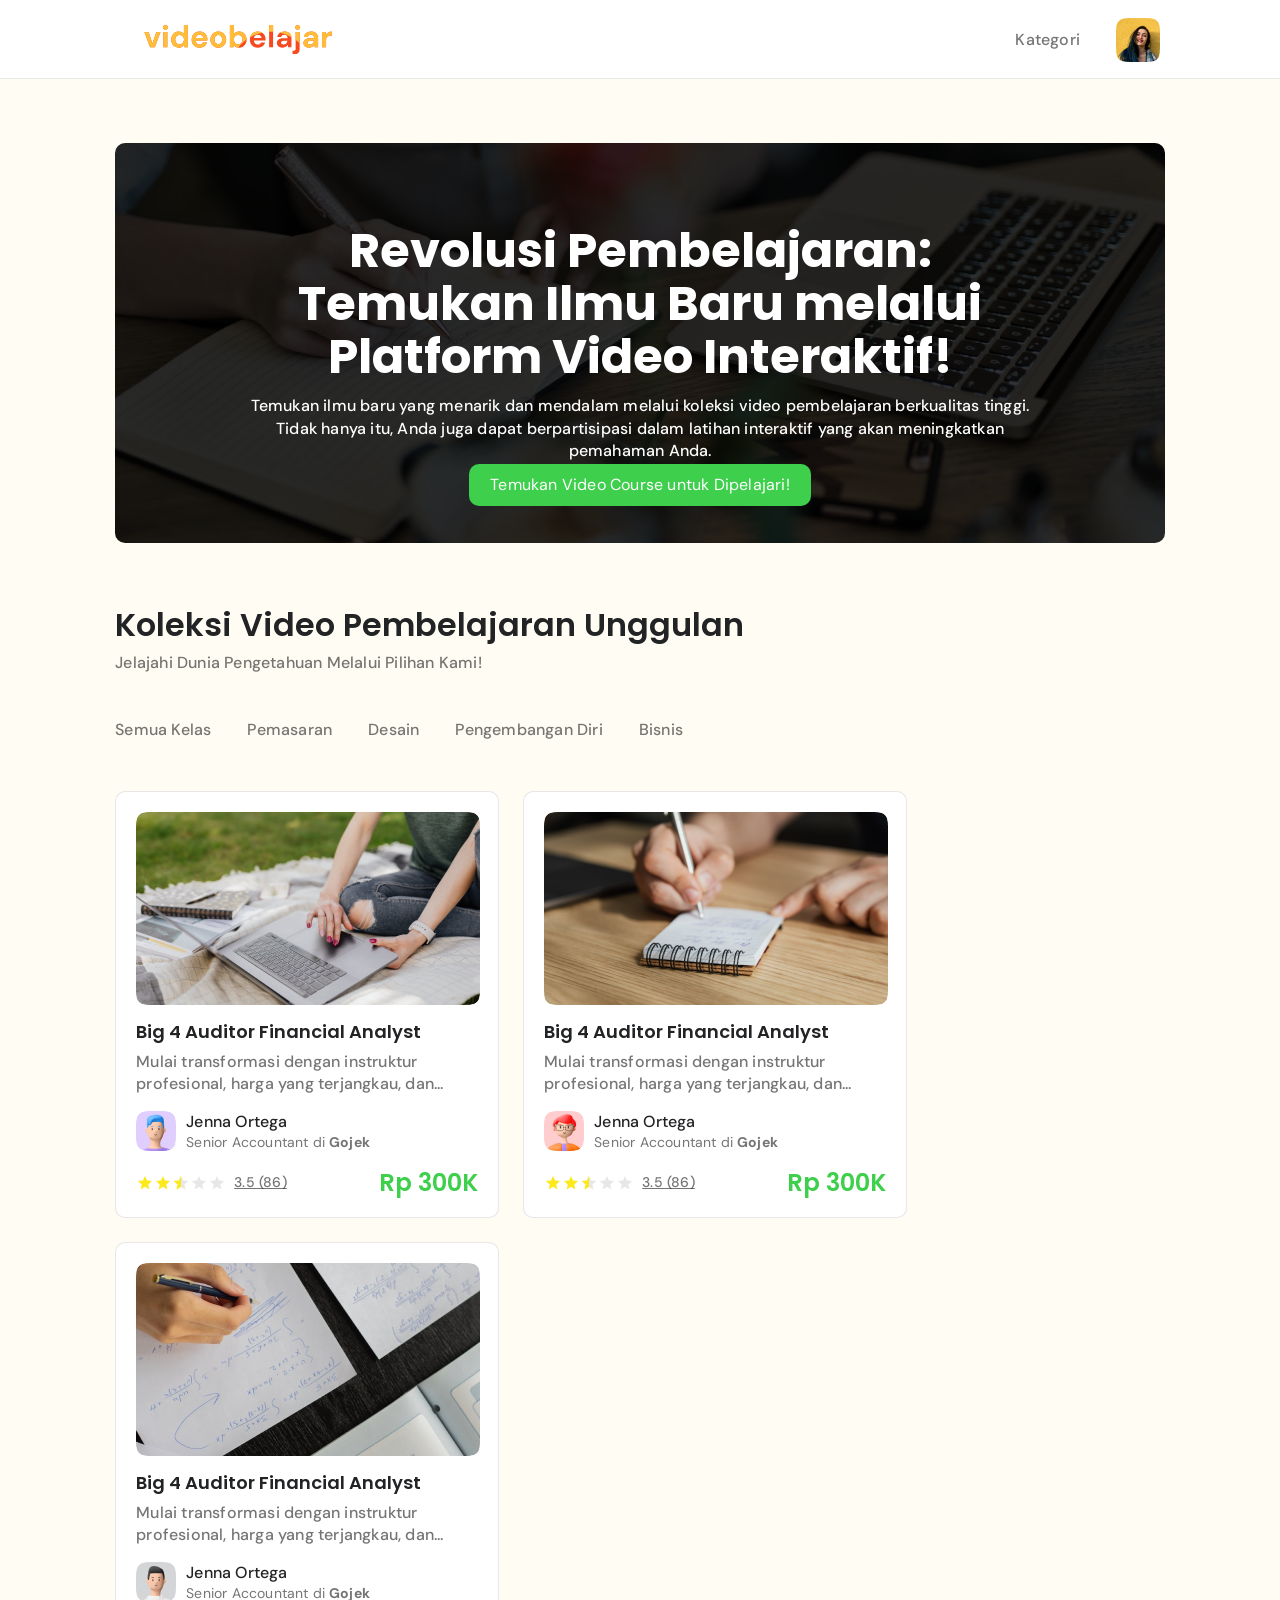
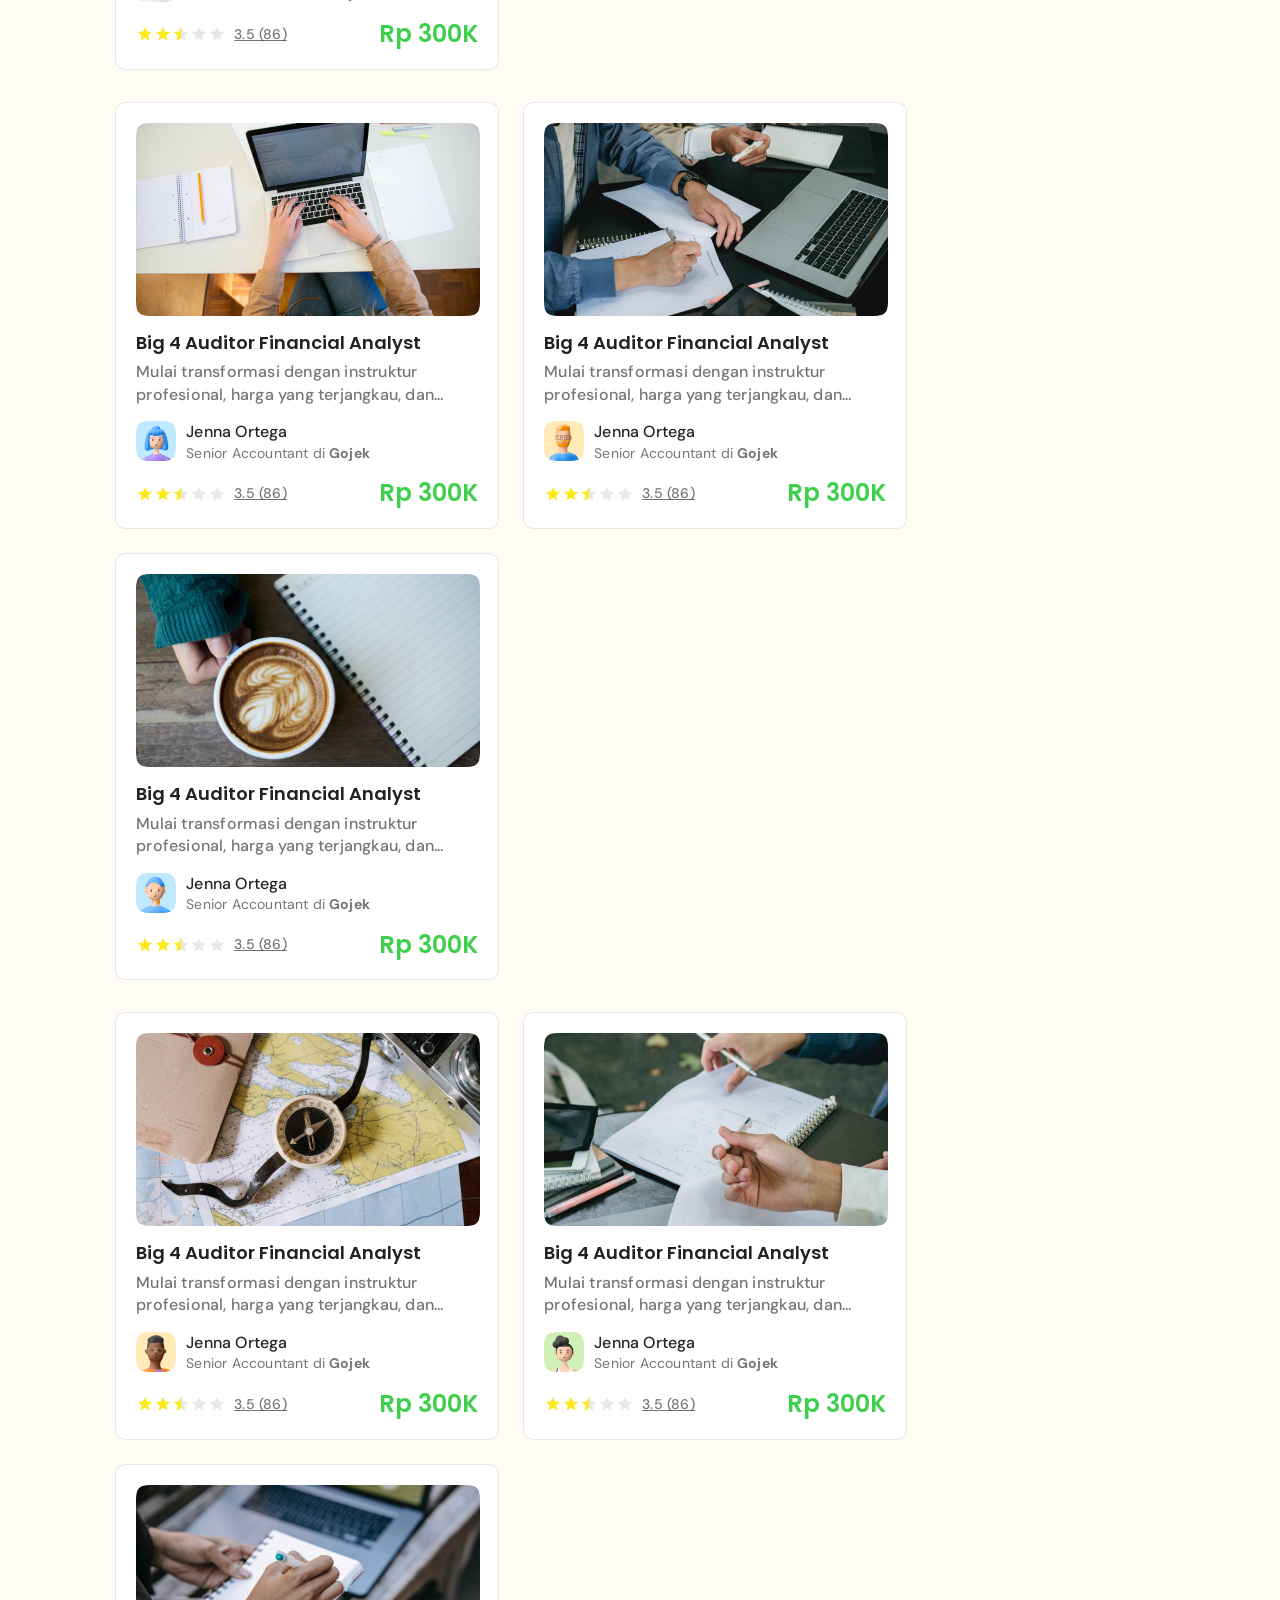
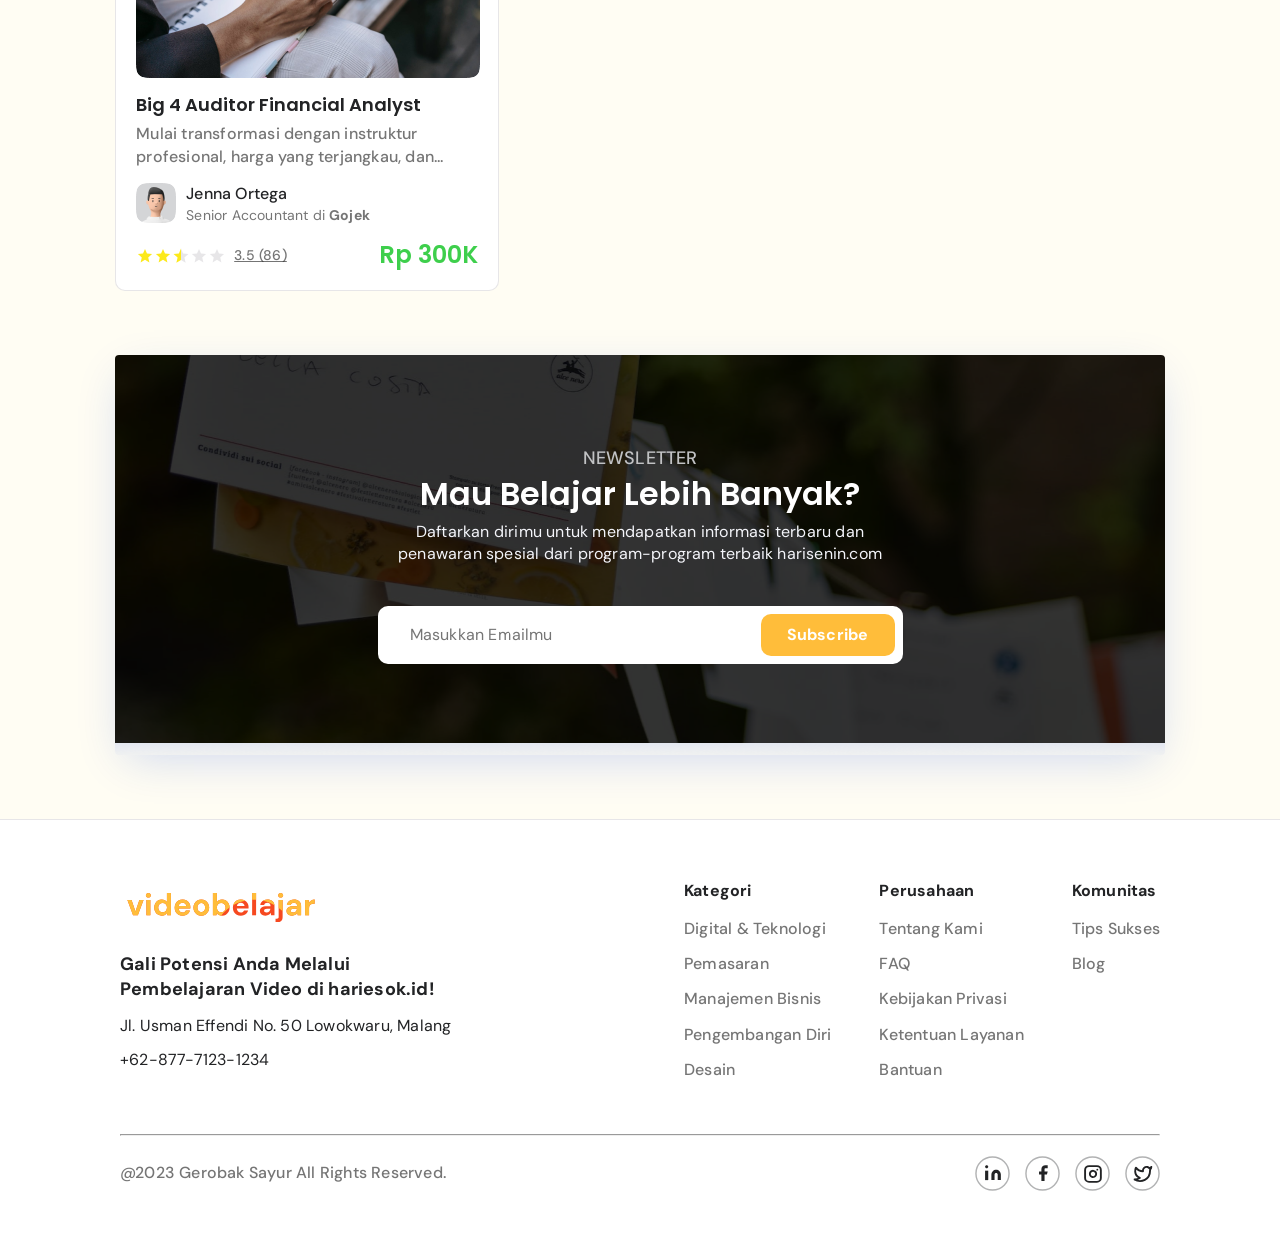
<file: index.html>
<!DOCTYPE html>
<html lang="en">
<head>
    <meta charset="UTF-8">
    <meta name="viewport" content="width=device-width, initial-scale=1.0">
    <title>Beranda | videobelajar</title>
    <link rel="icon" type="image/jpg" href="/Image/profile_avatar.png">
    <link rel="stylesheet" href="\CSS\beranda.css">
</head>
<body>
    <header>
        <div class="wrapper-nav">
            <div class="main-nav">
                <div class="logo-placeholder">
                    <img src="\Image\Logo.svg" class="image-logo" alt="Logo videobelajar">
                </div>
                <div class="navigation">
                    <p class="navigation-text">Kategori</p>
                </div>

                <div class="mobile-navigation">
                    <button class="mobile-navigation-btn">
                        <img src="/Image/navbar-minimize-icon.svg" alt="mobile-navigation">
                    </button>
                </div>
            </div>
            <img onclick="window.location.href='login.html';" class="profile_avatar" src="\Image\profile_avatar.png" alt="profile_avatar">
        </div>
    </header>

    <main>
        <section class="mainBanner">
            <div class="mainHero">
                <h1 class="mainHero-heading">Revolusi Pembelajaran: Temukan Ilmu Baru melalui Platform Video Interaktif!</h1>
                <p class="mainHero-desc">Temukan ilmu baru yang menarik dan mendalam melalui koleksi video pembelajaran berkualitas tinggi. Tidak hanya itu, Anda juga dapat berpartisipasi dalam latihan interaktif yang akan meningkatkan pemahaman Anda.</p>
            </div>
            <button class="mainHero-button">Temukan Video Course untuk Dipelajari!</button>
        </section>

        <section class="mainSection">
            <div class="mainHeading-wrapper">
                <h2 class="mainHeading-text">Koleksi Video Pembelajaran Unggulan</h2>
                <p class="mainHeading-desc">Jelajahi Dunia Pengetahuan Melalui Pilihan Kami!</p>
            </div>

            <div class="mainTabs-wrapper">
                <div class="tabs">
                    <button class="tabs-btn">Semua Kelas</button>
                </div>
                <div class="tabs">
                    <button class="tabs-btn">Pemasaran</button>
                </div>
                <div class="tabs">
                    <button class="tabs-btn">Desain</button>
                </div>
                <div class="tabs">
                    <button class="tabs-btn">Pengembangan Diri</button>
                </div>
                <div class="tabs">
                    <button class="tabs-btn">Bisnis</button>
                </div>
            </div>

            <div class="mainCard-wrapper">
                <div class="mainCard">
                    <img class="poster" src="/Image/poster_1.png" alt="poster_1">

                    <div class="mainCard-text-wrapper">
                        <h3 class="mainCard-text-heading">Big 4 Auditor Financial Analyst</h3>
                        <p class="mainCard-text-desc">Mulai transformasi dengan instruktur profesional, harga yang terjangkau, dan... kurikulum terbaik</p>
                    </div>

                    <div class="mainCard-tutor-wrapper">
                        <img class="mainCard-tutor-avatar" src="/Image/Avatar_1.png" alt="Avatar_1">
                        <div class="mainCard-tutor-desc-wrapper">
                            <h4 class="mainCard-tutor-name">Jenna Ortega</h4>
                            <div class="mainCard-tutor-role-wrapper">
                                <p class="mainCard-tutor-role">Senior Accountant</p>
                                <p class="preposisi">di</p>
                                <p class="mainCard-tutor-role-company">Gojek</p>
                            </div>
                        </div>
                    </div>

                    <div class="mainCard-rating-price-wrapper">
                        <div class="mainCard-rating-wrapper">
                            <div class="mainCard-rating-stars">
                                <img class="star" src="/Image/Star.svg" alt="Star">
                                <img class="star" src="/Image/Star.svg" alt="Star">
                                <img class="star" src="/Image/Star_half.svg" alt="Star_half">
                                <img class="star" src="/Image/Star_empty.svg" alt="Star_empty">
                                <img class="star" src="/Image/Star_empty.svg" alt="Star_empty">
                            </div>

                            <p class="mainCard-rating">3.5 (86)</p>
                        </div>

                        <h3 class="mainCard-price">Rp 300K</h3>
                    </div>
                </div>
 
                <div class="mainCard">
                    <img class="poster" src="/Image/poster_2.png" alt="poster_2">

                    <div class="mainCard-text-wrapper">
                        <h3 class="mainCard-text-heading">Big 4 Auditor Financial Analyst</h3>
                        <p class="mainCard-text-desc">Mulai transformasi dengan instruktur profesional, harga yang terjangkau, dan... kurikulum terbaik</p>
                    </div>

                    <div class="mainCard-tutor-wrapper">
                        <img class="mainCard-tutor-avatar" src="/Image/Avatar_2.png" alt="Avatar_2">
                        <div class="mainCard-tutor-desc-wrapper">
                            <h4 class="mainCard-tutor-name">Jenna Ortega</h4>
                            <div class="mainCard-tutor-role-wrapper">
                                <p class="mainCard-tutor-role">Senior Accountant</p>
                                <p class="preposisi">di</p>
                                <p class="mainCard-tutor-role-company">Gojek</p>
                            </div>
                        </div>
                    </div>

                    <div class="mainCard-rating-price-wrapper">
                        <div class="mainCard-rating-wrapper">
                            <div class="mainCard-rating-stars">
                                <img class="star" src="/Image/Star.svg" alt="Star">
                                <img class="star" src="/Image/Star.svg" alt="Star">
                                <img class="star" src="/Image/Star_half.svg" alt="Star_half">
                                <img class="star" src="/Image/Star_empty.svg" alt="Star_empty">
                                <img class="star" src="/Image/Star_empty.svg" alt="Star_empty">
                            </div>

                            <p class="mainCard-rating">3.5 (86)</p>
                        </div>

                        <h3 class="mainCard-price">Rp 300K</h3>
                    </div>
                </div>

                <div class="mainCard">
                    <img class="poster" src="/Image/poster_3.png" alt="poster_3">

                    <div class="mainCard-text-wrapper">
                        <h3 class="mainCard-text-heading">Big 4 Auditor Financial Analyst</h3>
                        <p class="mainCard-text-desc">Mulai transformasi dengan instruktur profesional, harga yang terjangkau, dan... kurikulum terbaik</p>
                    </div>

                    <div class="mainCard-tutor-wrapper">
                        <img class="mainCard-tutor-avatar" src="/Image/Avatar_3.png" alt="Avatar_3">
                        <div class="mainCard-tutor-desc-wrapper">
                            <h4 class="mainCard-tutor-name">Jenna Ortega</h4>
                            <div class="mainCard-tutor-role-wrapper">
                                <p class="mainCard-tutor-role">Senior Accountant</p>
                                <p class="preposisi">di</p>
                                <p class="mainCard-tutor-role-company">Gojek</p>
                            </div>
                        </div>
                    </div>

                    <div class="mainCard-rating-price-wrapper">
                        <div class="mainCard-rating-wrapper">
                            <div class="mainCard-rating-stars">
                                <img class="star" src="/Image/Star.svg" alt="Star">
                                <img class="star" src="/Image/Star.svg" alt="Star">
                                <img class="star" src="/Image/Star_half.svg" alt="Star_half">
                                <img class="star" src="/Image/Star_empty.svg" alt="Star_empty">
                                <img class="star" src="/Image/Star_empty.svg" alt="Star_empty">
                            </div>

                            <p class="mainCard-rating">3.5 (86)</p>
                        </div>

                        <h3 class="mainCard-price">Rp 300K</h3>
                    </div>
                </div>
            </div>


            <div class="mainCard-wrapper">
                <div class="mainCard">
                    <img class="poster" src="/Image/poster_4.png" alt="poster_4">

                    <div class="mainCard-text-wrapper">
                        <h3 class="mainCard-text-heading">Big 4 Auditor Financial Analyst</h3>
                        <p class="mainCard-text-desc">Mulai transformasi dengan instruktur profesional, harga yang terjangkau, dan... kurikulum terbaik</p>
                    </div>

                    <div class="mainCard-tutor-wrapper">
                        <img class="mainCard-tutor-avatar" src="/Image/Avatar_4.png" alt="Avatar_4">
                        <div class="mainCard-tutor-desc-wrapper">
                            <h4 class="mainCard-tutor-name">Jenna Ortega</h4>
                            <div class="mainCard-tutor-role-wrapper">
                                <p class="mainCard-tutor-role">Senior Accountant</p>
                                <p class="preposisi">di</p>
                                <p class="mainCard-tutor-role-company">Gojek</p>
                            </div>
                        </div>
                    </div>

                    <div class="mainCard-rating-price-wrapper">
                        <div class="mainCard-rating-wrapper">
                            <div class="mainCard-rating-stars">
                                <img class="star" src="/Image/Star.svg" alt="Star">
                                <img class="star" src="/Image/Star.svg" alt="Star">
                                <img class="star" src="/Image/Star_half.svg" alt="Star_half">
                                <img class="star" src="/Image/Star_empty.svg" alt="Star_empty">
                                <img class="star" src="/Image/Star_empty.svg" alt="Star_empty">
                            </div>

                            <p class="mainCard-rating">3.5 (86)</p>
                        </div>

                        <h3 class="mainCard-price">Rp 300K</h3>
                    </div>
                </div>
                
                <div class="mainCard">
                    <img class="poster" src="/Image/poster_5.png" alt="poster_5">

                    <div class="mainCard-text-wrapper">
                        <h3 class="mainCard-text-heading">Big 4 Auditor Financial Analyst</h3>
                        <p class="mainCard-text-desc">Mulai transformasi dengan instruktur profesional, harga yang terjangkau, dan... kurikulum terbaik</p>
                    </div>

                    <div class="mainCard-tutor-wrapper">
                        <img class="mainCard-tutor-avatar" src="/Image/Avatar_5.png" alt="Avatar_5">
                        <div class="mainCard-tutor-desc-wrapper">
                            <h4 class="mainCard-tutor-name">Jenna Ortega</h4>
                            <div class="mainCard-tutor-role-wrapper">
                                <p class="mainCard-tutor-role">Senior Accountant</p>
                                <p class="preposisi">di</p>
                                <p class="mainCard-tutor-role-company">Gojek</p>
                            </div>
                        </div>
                    </div>

                    <div class="mainCard-rating-price-wrapper">
                        <div class="mainCard-rating-wrapper">
                            <div class="mainCard-rating-stars">
                                <img class="star" src="/Image/Star.svg" alt="Star">
                                <img class="star" src="/Image/Star.svg" alt="Star">
                                <img class="star" src="/Image/Star_half.svg" alt="Star_half">
                                <img class="star" src="/Image/Star_empty.svg" alt="Star_empty">
                                <img class="star" src="/Image/Star_empty.svg" alt="Star_empty">
                            </div>

                            <p class="mainCard-rating">3.5 (86)</p>
                        </div>

                        <h3 class="mainCard-price">Rp 300K</h3>
                    </div>
                </div>

                <div class="mainCard">
                    <img class="poster" src="/Image/poster_6.png" alt="poster_6">

                    <div class="mainCard-text-wrapper">
                        <h3 class="mainCard-text-heading">Big 4 Auditor Financial Analyst</h3>
                        <p class="mainCard-text-desc">Mulai transformasi dengan instruktur profesional, harga yang terjangkau, dan... kurikulum terbaik</p>
                    </div>

                    <div class="mainCard-tutor-wrapper">
                        <img class="mainCard-tutor-avatar" src="/Image/Avatar_6.png" alt="Avatar_6">
                        <div class="mainCard-tutor-desc-wrapper">
                            <h4 class="mainCard-tutor-name">Jenna Ortega</h4>
                            <div class="mainCard-tutor-role-wrapper">
                                <p class="mainCard-tutor-role">Senior Accountant</p>
                                <p class="preposisi">di</p>
                                <p class="mainCard-tutor-role-company">Gojek</p>
                            </div>
                        </div>
                    </div>

                    <div class="mainCard-rating-price-wrapper">
                        <div class="mainCard-rating-wrapper">
                            <div class="mainCard-rating-stars">
                                <img class="star" src="/Image/Star.svg" alt="Star">
                                <img class="star" src="/Image/Star.svg" alt="Star">
                                <img class="star" src="/Image/Star_half.svg" alt="Star_half">
                                <img class="star" src="/Image/Star_empty.svg" alt="Star_empty">
                                <img class="star" src="/Image/Star_empty.svg" alt="Star_empty">
                            </div>

                            <p class="mainCard-rating">3.5 (86)</p>
                        </div>

                        <h3 class="mainCard-price">Rp 300K</h3>
                    </div>
                </div>
            </div>


            <div class="mainCard-wrapper">
                <div class="mainCard">
                    <img class="poster" src="/Image/poster_7.png" alt="poster_7">

                    <div class="mainCard-text-wrapper">
                        <h3 class="mainCard-text-heading">Big 4 Auditor Financial Analyst</h3>
                        <p class="mainCard-text-desc">Mulai transformasi dengan instruktur profesional, harga yang terjangkau, dan... kurikulum terbaik</p>
                    </div>

                    <div class="mainCard-tutor-wrapper">
                        <img class="mainCard-tutor-avatar" src="/Image/Avatar_7.png" alt="Avatar_7">
                        <div class="mainCard-tutor-desc-wrapper">
                            <h4 class="mainCard-tutor-name">Jenna Ortega</h4>
                            <div class="mainCard-tutor-role-wrapper">
                                <p class="mainCard-tutor-role">Senior Accountant</p>
                                <p class="preposisi">di</p>
                                <p class="mainCard-tutor-role-company">Gojek</p>
                            </div>
                        </div>
                    </div>

                    <div class="mainCard-rating-price-wrapper">
                        <div class="mainCard-rating-wrapper">
                            <div class="mainCard-rating-stars">
                                <img class="star" src="/Image/Star.svg" alt="Star">
                                <img class="star" src="/Image/Star.svg" alt="Star">
                                <img class="star" src="/Image/Star_half.svg" alt="Star_half">
                                <img class="star" src="/Image/Star_empty.svg" alt="Star_empty">
                                <img class="star" src="/Image/Star_empty.svg" alt="Star_empty">
                            </div>

                            <p class="mainCard-rating">3.5 (86)</p>
                        </div>

                        <h3 class="mainCard-price">Rp 300K</h3>
                    </div>
                </div>
                
                <div class="mainCard">
                    <img class="poster" src="/Image/poster_8.png" alt="poster_8">

                    <div class="mainCard-text-wrapper">
                        <h3 class="mainCard-text-heading">Big 4 Auditor Financial Analyst</h3>
                        <p class="mainCard-text-desc">Mulai transformasi dengan instruktur profesional, harga yang terjangkau, dan... kurikulum terbaik</p>
                    </div>

                    <div class="mainCard-tutor-wrapper">
                        <img class="mainCard-tutor-avatar" src="/Image/Avatar_8.png" alt="Avatar_8">
                        <div class="mainCard-tutor-desc-wrapper">
                            <h4 class="mainCard-tutor-name">Jenna Ortega</h4>
                            <div class="mainCard-tutor-role-wrapper">
                                <p class="mainCard-tutor-role">Senior Accountant</p>
                                <p class="preposisi">di</p>
                                <p class="mainCard-tutor-role-company">Gojek</p>
                            </div>
                        </div>
                    </div>

                    <div class="mainCard-rating-price-wrapper">
                        <div class="mainCard-rating-wrapper">
                            <div class="mainCard-rating-stars">
                                <img class="star" src="/Image/Star.svg" alt="Star">
                                <img class="star" src="/Image/Star.svg" alt="Star">
                                <img class="star" src="/Image/Star_half.svg" alt="Star_half">
                                <img class="star" src="/Image/Star_empty.svg" alt="Star_empty">
                                <img class="star" src="/Image/Star_empty.svg" alt="Star_empty">
                            </div>

                            <p class="mainCard-rating">3.5 (86)</p>
                        </div>

                        <h3 class="mainCard-price">Rp 300K</h3>
                    </div>
                </div>

                <div class="mainCard">
                    <img class="poster" src="/Image/poster_9.png" alt="poster_9">

                    <div class="mainCard-text-wrapper">
                        <h3 class="mainCard-text-heading">Big 4 Auditor Financial Analyst</h3>
                        <p class="mainCard-text-desc">Mulai transformasi dengan instruktur profesional, harga yang terjangkau, dan... kurikulum terbaik</p>
                    </div>

                    <div class="mainCard-tutor-wrapper">
                        <img class="mainCard-tutor-avatar" src="/Image/Avatar_9.png" alt="Avatar_9">
                        <div class="mainCard-tutor-desc-wrapper">
                            <h4 class="mainCard-tutor-name">Jenna Ortega</h4>
                            <div class="mainCard-tutor-role-wrapper">
                                <p class="mainCard-tutor-role">Senior Accountant</p>
                                <p class="preposisi">di</p>
                                <p class="mainCard-tutor-role-company">Gojek</p>
                            </div>
                        </div>
                    </div>

                    <div class="mainCard-rating-price-wrapper">
                        <div class="mainCard-rating-wrapper">
                            <div class="mainCard-rating-stars">
                                <img class="star" src="/Image/Star.svg" alt="Star">
                                <img class="star" src="/Image/Star.svg" alt="Star">
                                <img class="star" src="/Image/Star_half.svg" alt="Star_half">
                                <img class="star" src="/Image/Star_empty.svg" alt="Star_empty">
                                <img class="star" src="/Image/Star_empty.svg" alt="Star_empty">
                            </div>

                            <p class="mainCard-rating">3.5 (86)</p>
                        </div>

                        <h3 class="mainCard-price">Rp 300K</h3>
                    </div>
                </div>
            </div>


<!-- ##=========================================================================================================================## -->


            <div class="mainCard-mobile-wrapper">
                <div class="mainCard-mobile">
                    <div class="mainCard-mobile-poster-heading-tutor">
                        <img class="mainCard-mobile-poster" src="/Image/poster_mobile_1.png" alt="poster_mobile_1">

                        <div class="mainCard-mobile-heading-tutor">
                            <h3 class="mainCard-mobile-heading">Big 4 Auditor Financial Analyst</h3>

                            <div class="mainCard-mobile-tutor">
                                <img class="mainCard-mobile-tutor-avatar" src="/Image/Avatar_3.png" alt="Avatar_3">

                                <div class="mainCard-mobile-tutor-desc-wrapper">
                                    <h4 class="mainCard-mobile-tutor-name">Jenna Ortega</h4>
                                    <p class="mainCard-mobile-tutor-role">Senior Accountant</p>
                                </div>
                            </div>
                        </div>
                    </div>

                    <div class="mainCard-mobile-rating-price-wrapper">
                        <div class="mainCard-mobile-rating-wrapper">
                            <div class="mainCard-mobile-rating-stars">
                                <img class="star-mobile" src="/Image/Star.svg" alt="Star">
                                <img class="star-mobile" src="/Image/Star.svg" alt="Star">
                                <img class="star-mobile" src="/Image/Star_half.svg" alt="Star_half">
                                <img class="star-mobile" src="/Image/Star_empty.svg" alt="Star_empty">
                                <img class="star-mobile" src="/Image/Star_empty.svg" alt="Star_empty">
                            </div>

                            <p class="mainCard-mobile-rating">3.5 (86)</p>
                        </div>

                        <h3 class="mainCard-mobile-price">Rp 300K</h3>
                    </div>
                </div>
                
                <div class="mainCard-mobile">
                    <div class="mainCard-mobile-poster-heading-tutor">
                        <img class="mainCard-mobile-poster" src="/Image/poster_mobile_2.png" alt="poster_mobile_2">

                        <div class="mainCard-mobile-heading-tutor">
                            <h3 class="mainCard-mobile-heading">Big 4 Auditor Financial Analyst</h3>

                            <div class="mainCard-mobile-tutor">
                                <img class="mainCard-mobile-tutor-avatar" src="/Image/Avatar_2.png" alt="Avatar_2">

                                <div class="mainCard-mobile-tutor-desc-wrapper">
                                    <h4 class="mainCard-mobile-tutor-name">Jenna Ortega</h4>
                                    <p class="mainCard-mobile-tutor-role">Senior Accountant</p>
                                </div>
                            </div>
                        </div>
                    </div>

                    <div class="mainCard-mobile-rating-price-wrapper">
                        <div class="mainCard-mobile-rating-wrapper">
                            <div class="mainCard-mobile-rating-stars">
                                <img class="star-mobile" src="/Image/Star.svg" alt="Star">
                                <img class="star-mobile" src="/Image/Star.svg" alt="Star">
                                <img class="star-mobile" src="/Image/Star_half.svg" alt="Star_half">
                                <img class="star-mobile" src="/Image/Star_empty.svg" alt="Star_empty">
                                <img class="star-mobile" src="/Image/Star_empty.svg" alt="Star_empty">
                            </div>

                            <p class="mainCard-mobile-rating">3.5 (86)</p>
                        </div>

                        <h3 class="mainCard-mobile-price">Rp 300K</h3>
                    </div>
                </div>

                <div class="mainCard-mobile">
                    <div class="mainCard-mobile-poster-heading-tutor">
                        <img class="mainCard-mobile-poster" src="/Image/poster_mobile_3.png" alt="poster_mobile_3">

                        <div class="mainCard-mobile-heading-tutor">
                            <h3 class="mainCard-mobile-heading">Big 4 Auditor Financial Analyst</h3>

                            <div class="mainCard-mobile-tutor">
                                <img class="mainCard-mobile-tutor-avatar" src="/Image/Avatar_1.png" alt="Avatar_1">

                                <div class="mainCard-mobile-tutor-desc-wrapper">
                                    <h4 class="mainCard-mobile-tutor-name">Jenna Ortega</h4>
                                    <p class="mainCard-mobile-tutor-role">Senior Accountant</p>
                                </div>
                            </div>
                        </div>
                    </div>

                    <div class="mainCard-mobile-rating-price-wrapper">
                        <div class="mainCard-mobile-rating-wrapper">
                            <div class="mainCard-mobile-rating-stars">
                                <img class="star-mobile" src="/Image/Star.svg" alt="Star">
                                <img class="star-mobile" src="/Image/Star.svg" alt="Star">
                                <img class="star-mobile" src="/Image/Star_half.svg" alt="Star_half">
                                <img class="star-mobile" src="/Image/Star_empty.svg" alt="Star_empty">
                                <img class="star-mobile" src="/Image/Star_empty.svg" alt="Star_empty">
                            </div>

                            <p class="mainCard-mobile-rating">3.5 (86)</p>
                        </div>

                        <h3 class="mainCard-mobile-price">Rp 300K</h3>
                    </div>
                </div>

                <div class="mainCard-mobile">
                    <div class="mainCard-mobile-poster-heading-tutor">
                        <img class="mainCard-mobile-poster" src="/Image/poster_mobile_4.png" alt="poster_mobile_4">

                        <div class="mainCard-mobile-heading-tutor">
                            <h3 class="mainCard-mobile-heading">Big 4 Auditor Financial Analyst</h3>

                            <div class="mainCard-mobile-tutor">
                                <img class="mainCard-mobile-tutor-avatar" src="/Image/Avatar_5.png" alt="Avatar_5">

                                <div class="mainCard-mobile-tutor-desc-wrapper">
                                    <h4 class="mainCard-mobile-tutor-name">Jenna Ortega</h4>
                                    <p class="mainCard-mobile-tutor-role">Senior Accountant</p>
                                </div>
                            </div>
                        </div>
                    </div>

                    <div class="mainCard-mobile-rating-price-wrapper">
                        <div class="mainCard-mobile-rating-wrapper">
                            <div class="mainCard-mobile-rating-stars">
                                <img class="star-mobile" src="/Image/Star.svg" alt="Star">
                                <img class="star-mobile" src="/Image/Star.svg" alt="Star">
                                <img class="star-mobile" src="/Image/Star_half.svg" alt="Star_half">
                                <img class="star-mobile" src="/Image/Star_empty.svg" alt="Star_empty">
                                <img class="star-mobile" src="/Image/Star_empty.svg" alt="Star_empty">
                            </div>

                            <p class="mainCard-mobile-rating">3.5 (86)</p>
                        </div>

                        <h3 class="mainCard-mobile-price">Rp 300K</h3>
                    </div>
                </div>

                <div class="mainCard-mobile">
                    <div class="mainCard-mobile-poster-heading-tutor">
                        <img class="mainCard-mobile-poster" src="/Image/poster_mobile_5.png" alt="poster_mobile_5">

                        <div class="mainCard-mobile-heading-tutor">
                            <h3 class="mainCard-mobile-heading">Big 4 Auditor Financial Analyst</h3>

                            <div class="mainCard-mobile-tutor">
                                <img class="mainCard-mobile-tutor-avatar" src="/Image/Avatar_6.png" alt="Avatar_6">

                                <div class="mainCard-mobile-tutor-desc-wrapper">
                                    <h4 class="mainCard-mobile-tutor-name">Jenna Ortega</h4>
                                    <p class="mainCard-mobile-tutor-role">Senior Accountant</p>
                                </div>
                            </div>
                        </div>
                    </div>

                    <div class="mainCard-mobile-rating-price-wrapper">
                        <div class="mainCard-mobile-rating-wrapper">
                            <div class="mainCard-mobile-rating-stars">
                                <img class="star-mobile" src="/Image/Star.svg" alt="Star">
                                <img class="star-mobile" src="/Image/Star.svg" alt="Star">
                                <img class="star-mobile" src="/Image/Star_half.svg" alt="Star_half">
                                <img class="star-mobile" src="/Image/Star_empty.svg" alt="Star_empty">
                                <img class="star-mobile" src="/Image/Star_empty.svg" alt="Star_empty">
                            </div>

                            <p class="mainCard-mobile-rating">3.5 (86)</p>
                        </div>

                        <h3 class="mainCard-mobile-price">Rp 300K</h3>
                    </div>
                </div>

                <div class="mainCard-mobile">
                    <div class="mainCard-mobile-poster-heading-tutor">
                        <img class="mainCard-mobile-poster" src="/Image/poster_mobile_6.png" alt="poster_mobile_6">

                        <div class="mainCard-mobile-heading-tutor">
                            <h3 class="mainCard-mobile-heading">Big 4 Auditor Financial Analyst</h3>

                            <div class="mainCard-mobile-tutor">
                                <img class="mainCard-mobile-tutor-avatar" src="/Image/Avatar_4.png" alt="Avatar_4">

                                <div class="mainCard-mobile-tutor-desc-wrapper">
                                    <h4 class="mainCard-mobile-tutor-name">Jenna Ortega</h4>
                                    <p class="mainCard-mobile-tutor-role">Senior Accountant</p>
                                </div>
                            </div>
                        </div>
                    </div>

                    <div class="mainCard-mobile-rating-price-wrapper">
                        <div class="mainCard-mobile-rating-wrapper">
                            <div class="mainCard-mobile-rating-stars">
                                <img class="star-mobile" src="/Image/Star.svg" alt="Star">
                                <img class="star-mobile" src="/Image/Star.svg" alt="Star">
                                <img class="star-mobile" src="/Image/Star_half.svg" alt="Star_half">
                                <img class="star-mobile" src="/Image/Star_empty.svg" alt="Star_empty">
                                <img class="star-mobile" src="/Image/Star_empty.svg" alt="Star_empty">
                            </div>

                            <p class="mainCard-mobile-rating">3.5 (86)</p>
                        </div>

                        <h3 class="mainCard-mobile-price">Rp 300K</h3>
                    </div>
                </div>

                <div class="mainCard-mobile">
                    <div class="mainCard-mobile-poster-heading-tutor">
                        <img class="mainCard-mobile-poster" src="/Image/poster_mobile_7.png" alt="poster_mobile_7">

                        <div class="mainCard-mobile-heading-tutor">
                            <h3 class="mainCard-mobile-heading">Big 4 Auditor Financial Analyst</h3>

                            <div class="mainCard-mobile-tutor">
                                <img class="mainCard-mobile-tutor-avatar" src="/Image/Avatar_9.png" alt="Avatar_9">

                                <div class="mainCard-mobile-tutor-desc-wrapper">
                                    <h4 class="mainCard-mobile-tutor-name">Jenna Ortega</h4>
                                    <p class="mainCard-mobile-tutor-role">Senior Accountant</p>
                                </div>
                            </div>
                        </div>
                    </div>

                    <div class="mainCard-mobile-rating-price-wrapper">
                        <div class="mainCard-mobile-rating-wrapper">
                            <div class="mainCard-mobile-rating-stars">
                                <img class="star-mobile" src="/Image/Star.svg" alt="Star">
                                <img class="star-mobile" src="/Image/Star.svg" alt="Star">
                                <img class="star-mobile" src="/Image/Star_half.svg" alt="Star_half">
                                <img class="star-mobile" src="/Image/Star_empty.svg" alt="Star_empty">
                                <img class="star-mobile" src="/Image/Star_empty.svg" alt="Star_empty">
                            </div>

                            <p class="mainCard-mobile-rating">3.5 (86)</p>
                        </div>

                        <h3 class="mainCard-mobile-price">Rp 300K</h3>
                    </div>
                </div>

                <div class="mainCard-mobile">
                    <div class="mainCard-mobile-poster-heading-tutor">
                        <img class="mainCard-mobile-poster" src="/Image/poster_mobile_8.png" alt="poster_mobile_8">

                        <div class="mainCard-mobile-heading-tutor">
                            <h3 class="mainCard-mobile-heading">Big 4 Auditor Financial Analyst</h3>

                            <div class="mainCard-mobile-tutor">
                                <img class="mainCard-mobile-tutor-avatar" src="/Image/Avatar_8.png" alt="Avatar_8">

                                <div class="mainCard-mobile-tutor-desc-wrapper">
                                    <h4 class="mainCard-mobile-tutor-name">Jenna Ortega</h4>
                                    <p class="mainCard-mobile-tutor-role">Senior Accountant</p>
                                </div>
                            </div>
                        </div>
                    </div>

                    <div class="mainCard-mobile-rating-price-wrapper">
                        <div class="mainCard-mobile-rating-wrapper">
                            <div class="mainCard-mobile-rating-stars">
                                <img class="star-mobile" src="/Image/Star.svg" alt="Star">
                                <img class="star-mobile" src="/Image/Star.svg" alt="Star">
                                <img class="star-mobile" src="/Image/Star_half.svg" alt="Star_half">
                                <img class="star-mobile" src="/Image/Star_empty.svg" alt="Star_empty">
                                <img class="star-mobile" src="/Image/Star_empty.svg" alt="Star_empty">
                            </div>

                            <p class="mainCard-mobile-rating">3.5 (86)</p>
                        </div>

                        <h3 class="mainCard-mobile-price">Rp 300K</h3>
                    </div>
                </div>

                <div class="mainCard-mobile">
                    <div class="mainCard-mobile-poster-heading-tutor">
                        <img class="mainCard-mobile-poster" src="/Image/poster_mobile_9.png" alt="poster_mobile_9">

                        <div class="mainCard-mobile-heading-tutor">
                            <h3 class="mainCard-mobile-heading">Big 4 Auditor Financial Analyst</h3>

                            <div class="mainCard-mobile-tutor">
                                <img class="mainCard-mobile-tutor-avatar" src="/Image/Avatar_7.png" alt="Avatar_7">

                                <div class="mainCard-mobile-tutor-desc-wrapper">
                                    <h4 class="mainCard-mobile-tutor-name">Jenna Ortega</h4>
                                    <p class="mainCard-mobile-tutor-role">Senior Accountant</p>
                                </div>
                            </div>
                        </div>
                    </div>

                    <div class="mainCard-mobile-rating-price-wrapper">
                        <div class="mainCard-mobile-rating-wrapper">
                            <div class="mainCard-mobile-rating-stars">
                                <img class="star-mobile" src="/Image/Star.svg" alt="Star">
                                <img class="star-mobile" src="/Image/Star.svg" alt="Star">
                                <img class="star-mobile" src="/Image/Star_half.svg" alt="Star_half">
                                <img class="star-mobile" src="/Image/Star_empty.svg" alt="Star_empty">
                                <img class="star-mobile" src="/Image/Star_empty.svg" alt="Star_empty">
                            </div>

                            <p class="mainCard-mobile-rating">3.5 (86)</p>
                        </div>

                        <h3 class="mainCard-mobile-price">Rp 300K</h3>
                    </div>
                </div>
            </div>
        </section>

        <section class="secondBanner">
            <div class="secondHero-wrapper">
                <div class="secondHero">
                  <h3 class="secondHero-title">NEWSLETTER</h3>
                  <div class="secondHero-heading-wrapper">
                    <h2 class="secondHero-heading">Mau Belajar Lebih Banyak?</h2>
                    <p class="secondHero-desc">Daftarkan dirimu untuk mendapatkan informasi terbaru dan penawaran spesial dari program-program terbaik harisenin.com</p>
                  </div> 
                </div>
    
                <div class="secondHero-form">
                    <input class="secondHero-form-input" type="text" name="" id="" placeholder="Masukkan Emailmu">
                    <button class="secondHero-form-button">Subscribe</button>
                </div>

                <div class="secondHero-form-mobile-wrapper">
                    <div class="secondHero-form-mobile">
                        <input class="secondHero-form-mobile-input" type="text" name="" id="" placeholder="Masukkan Emailmu">
                    </div>

                    <button class="secondHero-form-mobile-button">Subscribe</button>
                </div>
            </div>
        </section>
    </main>

    <footer>
        <div class="mainFooter-wrapper">
            <div class="mainFooter-content">
                <div class="mainFooter-logo-placeholder">
                    <img class="mainFooter-logo" src="/Image/Logo.svg" alt="">
                </div>

                <div class="mainFooter-desc">
                    <h4 class="mainFooter-desc-h4">Gali Potensi Anda Melalui Pembelajaran Video di hariesok.id!</h4>
                    <p class="mainFooter-desc-address">Jl. Usman Effendi No. 50 Lowokwaru, Malang</p>
                    <p class="mainFooter-desc-telp">+62-877-7123-1234</p>
                </div>
            </div>

            <div class="mainFooter-navigation-container">
                <div class="mainFooter-navigation-wrapper">
                    <h4 class="mainFooter-navigation-header">Kategori</h4>
                    <nav class="mainFooter-navigation">
                        <a class="mainFooter-navigation-text" href="#">Digital & Teknologi</a>
                        <a class="mainFooter-navigation-text" href="#">Pemasaran</a>
                        <a class="mainFooter-navigation-text" href="#">Manajemen Bisnis</a>
                        <a class="mainFooter-navigation-text" href="#">Pengembangan Diri</a>
                        <a class="mainFooter-navigation-text" href="#">Desain</a>
                    </nav>
                </div>

                <div class="mainFooter-navigation-wrapper">
                    <h4 class="mainFooter-navigation-header">Perusahaan</h4>
                    <nav class="mainFooter-navigation">
                        <a class="mainFooter-navigation-text" href="#">Tentang Kami</a>
                        <a class="mainFooter-navigation-text" href="#">FAQ</a>
                        <a class="mainFooter-navigation-text" href="#">Kebijakan Privasi</a>
                        <a class="mainFooter-navigation-text" href="#">Ketentuan Layanan</a>
                        <a class="mainFooter-navigation-text" href="#">Bantuan</a>
                    </nav>
                </div>

                <div class="mainFooter-navigation-wrapper">
                    <h4 class="mainFooter-navigation-header">Komunitas</h4>
                    <nav class="mainFooter-navigation">
                        <a class="mainFooter-navigation-text" href="#">Tips Sukses</a>
                        <a class="mainFooter-navigation-text" href="#">Blog</a>
                    </nav>
                </div>
            </div>
        </div>

        <div class="mainFooter-divider-wrapper">
            <hr class="mainFooter-divider">
        </div>

        <div class="mainFooter-credit-social-wrapper">
            <h3 class="mainFooter-credit">@2023 Gerobak Sayur All Rights Reserved.</h3>

            <div class="mainFooter-social-wrapper">
                <img class="mainFooter-social" src="/Image/social_linkin.svg" alt="social_linkin">
                <img class="mainFooter-social" src="/Image/social_facebook.svg" alt="social_facebook">
                <img class="mainFooter-social" src="/Image/social_instagram.svg" alt="social_instagram">
                <img class="mainFooter-social" src="/Image/social_x.svg" alt="social_x">
            </div>
        </div>



        <!-- ==================================================================================================== -->



        <div class="mainFooter-mobile-wrapper">
            <div class="mainFooter-mobile-content">
                <div class="mainFooter-mobile-logo-placeholder">
                    <img class="mainFooter-mobile-logo" src="/Image/Logo.svg" alt="">
                </div>

                <div class="mainFooter-mobile-desc">
                    <h4 class="mainFooter-mobile-desc-h4">Gali Potensi Anda Melalui Pembelajaran Video di hariesok.id!</h4>
                    <p class="mainFooter-mobile-desc-address">Jl. Usman Effendi No. 50 Lowokwaru, Malang</p>
                    <p class="mainFooter-mobile-desc-telp">+62-877-7123-1234</p>
                </div>
            </div>

            <div class="mainFooter-mobile-navigation-container">
                <div class="mainFooter-mobile-navigation-wrapper">
                    <div class="mainFooter-mobile-navigation">
                        <h4 class="mainFooter-mobile-navigation-header">Perusahaan</h4>
                        <img class="mainFooter-mobile-arrow" src="/Image/KeyboardArrowRight.svg" alt="ArrowRight">
                    </div>
                </div>

                <div class="mainFooter-mobile-navigation-wrapper">
                    <div class="mainFooter-mobile-navigation">
                        <h4 class="mainFooter-mobile-navigation-header">Perusahaan</h4>
                        <img class="mainFooter-mobile-arrow" src="/Image/KeyboardArrowRight.svg" alt="ArrowRight">
                    </div>
                </div>

                <div class="mainFooter-mobile-navigation-wrapper">
                    <div class="mainFooter-mobile-navigation">
                        <h4 class="mainFooter-mobile-navigation-header">Komunitas</h4>
                        <img class="mainFooter-mobile-arrow" src="/Image/KeyboardArrowRight.svg" alt="ArrowRight">
                    </div>
                </div>
            </div>

        <hr class="mainFooter-mobile-divider">

        <div class="mainFooter-mobile-credit-social-wrapper">
            <div class="mainFooter-mobile-social-wrapper">
                <img class="mainFooter-mobile-social" src="/Image/social_linkin.svg" alt="social_linkin">
                <img class="mainFooter-mobile-social" src="/Image/social_facebook.svg" alt="social_facebook">
                <img class="mainFooter-mobile-social" src="/Image/social_instagram.svg" alt="social_instagram">
                <img class="mainFooter-mobile-social" src="/Image/social_x.svg" alt="social_x">
            </div>
                
            <h3 class="mainFooter-mobile-credit">@2023 Gerobak Sayur All Rights Reserved.</h3>
        </div>
        </div>
    </footer>
</body>
</html>
</file>
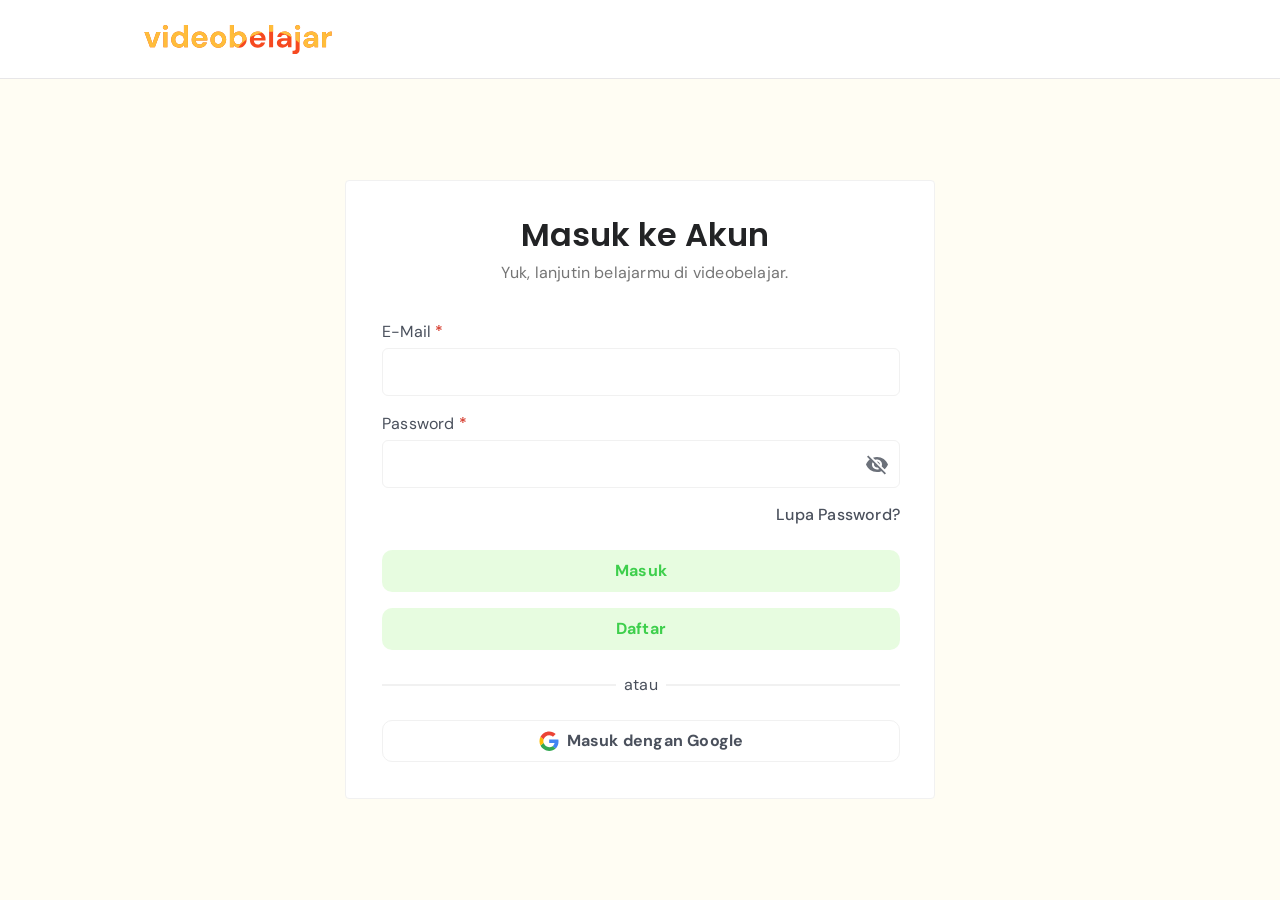
<file: login.html>
<!DOCTYPE html>
<html lang="en">
<head>
    <meta charset="UTF-8">
    <meta name="viewport" content="width=device-width, initial-scale=1.0">
    <title>Login | videobelajar</title>
    <link rel="icon" type="image/jpg" href="/Image/profile_avatar.png">
    <link rel="stylesheet" href="\CSS\login.css">
</head>
<body>
    <header>
        <div class="wrapper-nav">
            <div class="logo-placeholder">
                <img onclick="window.location.href='index.html';" src="\Image\Logo.svg" class="image-logo" alt="Logo videobelajar">
            </div>
            <div class="invisible-button"></div>
        </div>
    </header>

    <section class="main-wrapper">
        <div class="form-main-wrapper">
            <div class="headline-wrapper">
                <h1 class="headline">Masuk ke Akun</h1>
                <p class="description">Yuk, lanjutin belajarmu di videobelajar.</p>
            </div>

            <div class="form-wrapper">
                <div class="email-button-wrapper">
                    <div class="input-email-password">
                        <div class="form-email">
                            <label for="email-input" class="label-email">E-Mail <p class="required">*</p> </label>
                            <input type="text" id="email-input" class="input-email" required>
                        </div>

                        <div class="form-password">
                            <label for="password-input" class="label-password">Password <p class="required">*</p> </label>
                            <div class="form-password-container">
                                <input type="password" id="password-input" class="input-password" required>
                                <button type="button" class="toggle-password">
                                    <img src="\Image\mdi_eye-off.svg" class="icon-eye">
                                </button>
                            </div>
                        </div>
                        <a href="#" class="password-forget">Lupa Password?</a>
                    </div>

                    <div class="button-wrapper">
                        <button class="button-masuk">Masuk</button>
                        <button onclick="window.location.href='register.html';" class="button-daftar">Daftar</button>
                    </div>
                </div>
                <div class="line-wrapper">
                    <hr class="line">
                    <div class="text-choice-box">
                        <p class="text-choice">atau</p>
                    </div>
                </div>

                <button class="google-login">
                    <img src="\Image\logos_google-icon.svg" class="google-icon">
                    <p class="text-login-google">Masuk dengan Google</p>
                </button>
            </div>
        </div>
    </section>
</body>
</html>
</file>
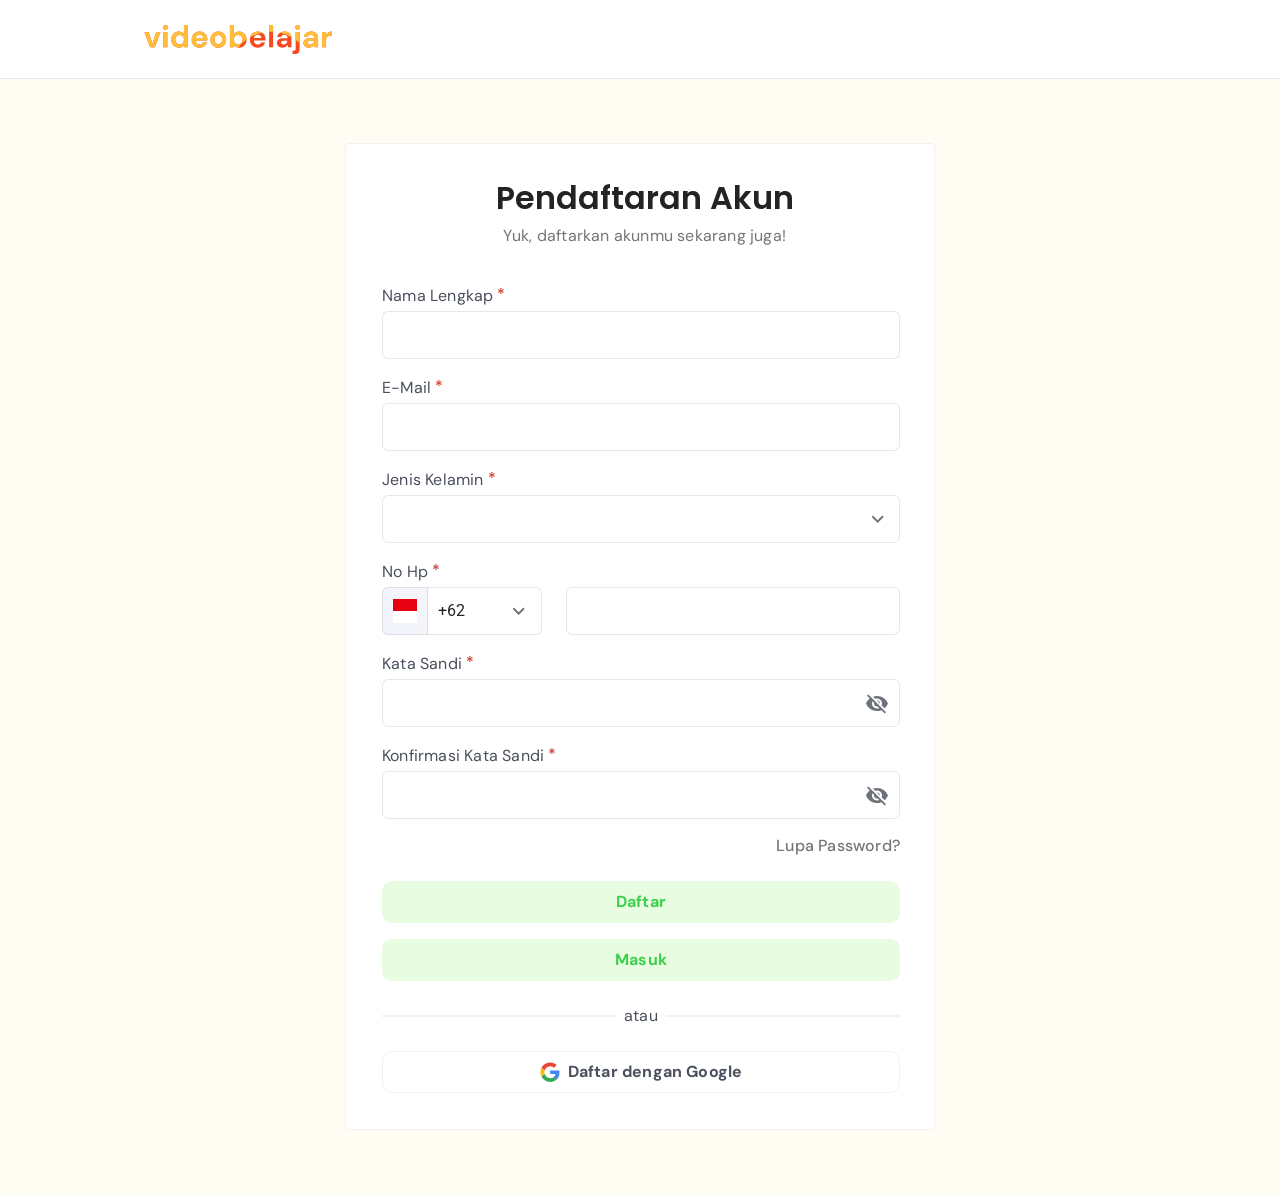
<file: register.html>
<!DOCTYPE html>
<html lang="en">
<head>
    <meta charset="UTF-8">
    <meta name="viewport" content="width=device-width, initial-scale=1.0">
    <title>Login | videobelajar</title>
    <link rel="icon" type="image/jpg" href="/Image/profile_avatar.png">
    <link rel="stylesheet" href="\CSS\register.css">
</head>
<body>
    <header>
        <div class="wrapper-nav">
            <div class="logo-placeholder">
                <img onclick="window.location.href='index.html';" src="\Image\Logo.svg" class="image-logo" alt="Logo videobelajar">
            </div>
            <div class="invisible-button"></div>
        </div>
    </header>

    <section class="main-wrapper">
        <div class="form-main-wrapper">
            <div class="headline-wrapper">
                <h1 class="headline">Pendaftaran Akun</h1>
                <p class="description">Yuk, daftarkan akunmu sekarang juga!</p>
            </div>

            <div class="form-wrapper">
                <div class="email-button-wrapper">
                    <div class="input-email-password">
                        <div class="form-namaLengkap">
                            <label for="namaLengkap-input" class="label-namaLengkap">Nama Lengkap <p class="required">*</p> </label>
                            <input type="text" id="namaLengkap-input" class="input-namaLengkap" required>
                        </div>

                        <div class="form-email">
                            <label for="email-input" class="label-email">E-Mail <p class="required">*</p> </label>
                            <input type="text" id="email-input" class="input-email" required>
                        </div>

                        <div class="form-jenisKelamin">
                            <label for="jenisKelamin-input" class="label-jenisKelamin">Jenis Kelamin <p class="required">*</p> </label>
                            <!-- <input type="text" id="jenisKelamin-input" class="input-jenisKelamin" required> -->
                            <div class="form-jenisKelamin-container">
                                <input type="text" id="jenisKelamin-input" class="input-jenisKelamin" required>
                                <button type="button" class="toggle-dropdown">
                                    <img src="/Image/arrow_down.svg" class="icon-arrow">
                                </button>
                            </div>
                        </div>

                        <div class="noHp-wrapper">
                            <div class="kodeNegara-dropdown-wrapper">
                                <label for="noHp-input" class="label-noHp">No Hp <p class="required">*</p></label>
                                <div class="flag-wrapper">
                                    <div class="flag">
                                        <img src="\Image\Indonesia_(ID).svg" alt="flag" class="flag-image">
                                    </div>
                                    <div class="kodeNegara-dropdown">
                                        <p class="kodeNegara">+62</p>
                                        <button class="dropdown">
                                            <img src="\Image\arrow_down.svg" alt="arrow_down">
                                        </button>
                                    </div>
                                </div>
                            </div>

                            <input type="text" id="noHp-input" class="input-noHp" required>
                        </div>

                        <div class="form-password">
                            <label for="password-input" class="label-password">Kata Sandi <p class="required">*</p> </label>
                            <div class="form-password-container">
                                <input type="password" id="password-input" class="input-password" required>
                                <button type="button" class="toggle-password">
                                    <img src="\Image\mdi_eye-off.svg" class="icon-eye">
                                </button>
                            </div>
                        </div>

                        <div class="form-konfirmasi-password">
                            <label for="konfirmasi-password-input" class="label-konfirmasi-password">Konfirmasi Kata Sandi <p class="required">*</p> </label>
                            <div class="form-konfirmasi-password-container">
                                <input type="password" id="konfirmasi-password-input" class="input-konfirmasi-password" required>
                                <button type="button" class="toggle-password">
                                    <img src="\Image\mdi_eye-off.svg" class="icon-eye">
                                </button>
                            </div>
                        </div>
                        <a href="#" class="password-forget">Lupa Password?</a>
                    </div>

                    <div class="button-wrapper">
                        <button class="button-daftar">Daftar</button>
                        <button onclick="window.location.href='login.html';" class="button-masuk">Masuk</button>
                    </div>
                </div>
                <div class="line-wrapper">
                    <hr class="line">
                    <div class="text-choice-box">
                        <p class="text-choice">atau</p>
                    </div>
                </div>

                <button class="google-login">
                    <img src="\Image\logos_google-icon.svg" class="google-icon">
                    <p class="text-login-google">Daftar dengan Google</p>
                </button>
            </div>
        </div>
    </section>
</body>
</html>
</file>
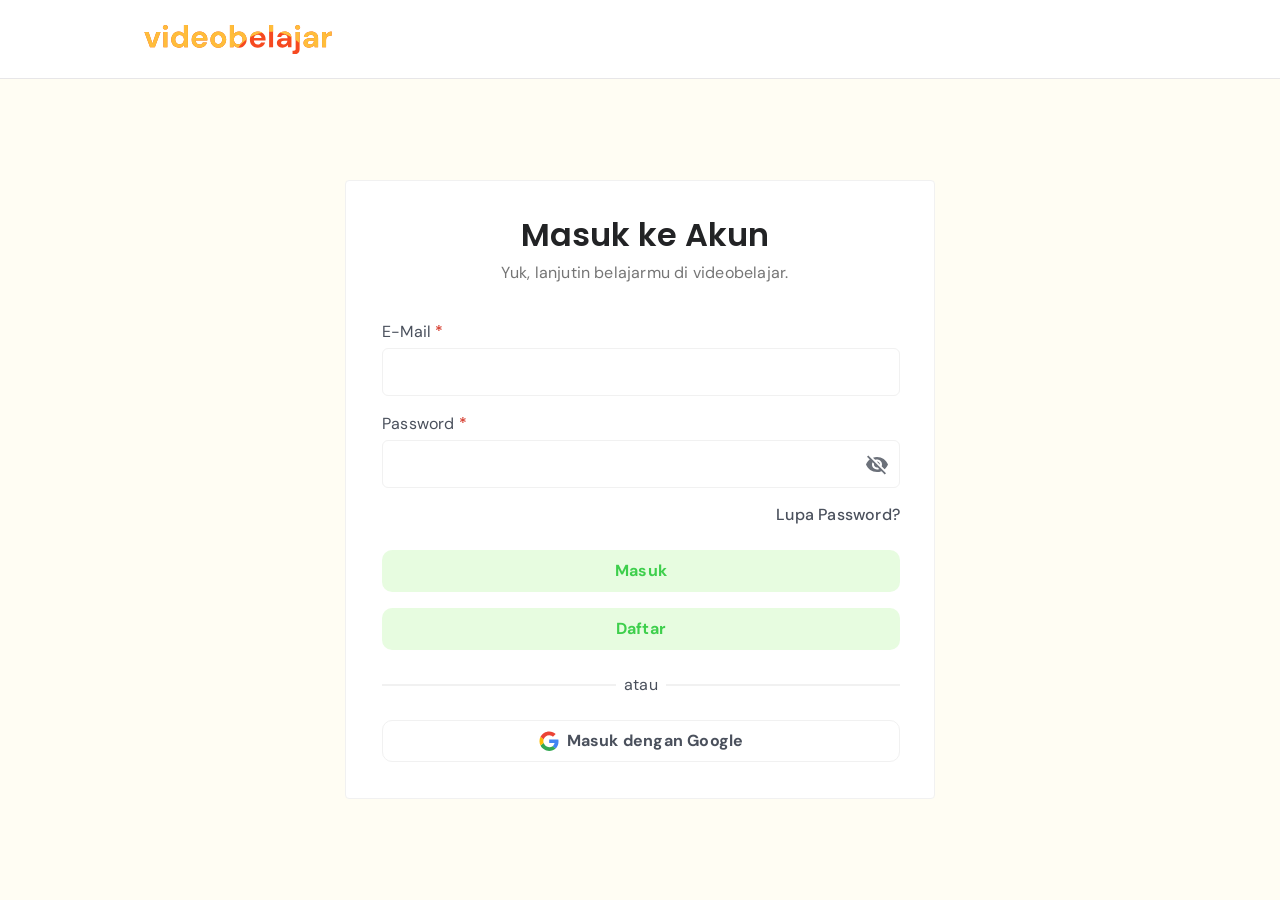
<file: HTML/login.html>
<!DOCTYPE html>
<html lang="en">
<head>
    <meta charset="UTF-8">
    <meta name="viewport" content="width=device-width, initial-scale=1.0">
    <title>Login | videobelajar</title>
    <link rel="icon" type="image/jpg" href="/Image/profile_avatar.png">
    <link rel="stylesheet" href="\CSS\login.css">
</head>
<body>
    <header>
        <div class="wrapper-nav">
            <div class="logo-placeholder">
                <img onclick="window.location.href='beranda.html';" src="\Image\Logo.svg" class="image-logo" alt="Logo videobelajar">
            </div>
            <div class="invisible-button"></div>
        </div>
    </header>

    <section class="main-wrapper">
        <div class="form-main-wrapper">
            <div class="headline-wrapper">
                <h1 class="headline">Masuk ke Akun</h1>
                <p class="description">Yuk, lanjutin belajarmu di videobelajar.</p>
            </div>

            <div class="form-wrapper">
                <div class="email-button-wrapper">
                    <div class="input-email-password">
                        <div class="form-email">
                            <label for="email-input" class="label-email">E-Mail <p class="required">*</p> </label>
                            <input type="text" id="email-input" class="input-email" required>
                        </div>

                        <div class="form-password">
                            <label for="password-input" class="label-password">Password <p class="required">*</p> </label>
                            <div class="form-password-container">
                                <input type="password" id="password-input" class="input-password" required>
                                <button type="button" class="toggle-password">
                                    <img src="\Image\mdi_eye-off.svg" class="icon-eye">
                                </button>
                            </div>
                        </div>
                        <a href="#" class="password-forget">Lupa Password?</a>
                    </div>

                    <div class="button-wrapper">
                        <button class="button-masuk">Masuk</button>
                        <button onclick="window.location.href='register.html';" class="button-daftar">Daftar</button>
                    </div>
                </div>
                <div class="line-wrapper">
                    <hr class="line">
                    <div class="text-choice-box">
                        <p class="text-choice">atau</p>
                    </div>
                </div>

                <button class="google-login">
                    <img src="\Image\logos_google-icon.svg" class="google-icon">
                    <p class="text-login-google">Masuk dengan Google</p>
                </button>
            </div>
        </div>
    </section>
</body>
</html>
</file>
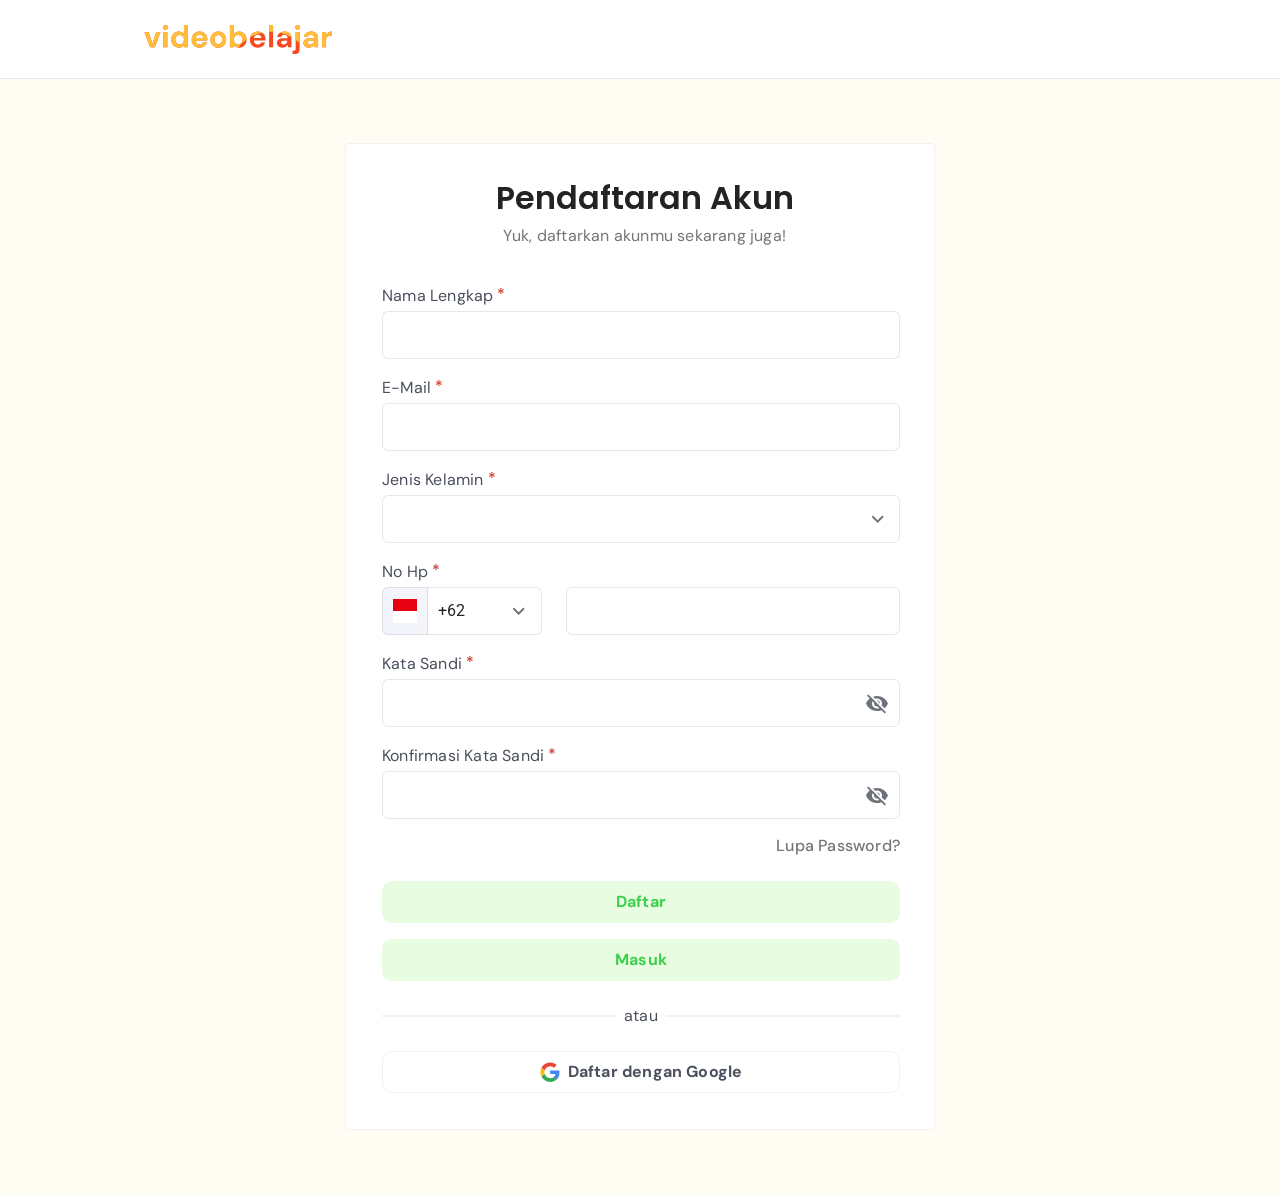
<file: HTML/register.html>
<!DOCTYPE html>
<html lang="en">
<head>
    <meta charset="UTF-8">
    <meta name="viewport" content="width=device-width, initial-scale=1.0">
    <title>Login | videobelajar</title>
    <link rel="icon" type="image/jpg" href="/Image/profile_avatar.png">
    <link rel="stylesheet" href="\CSS\register.css">
</head>
<body>
    <header>
        <div class="wrapper-nav">
            <div class="logo-placeholder">
                <img onclick="window.location.href='beranda.html';" src="\Image\Logo.svg" class="image-logo" alt="Logo videobelajar">
            </div>
            <div class="invisible-button"></div>
        </div>
    </header>

    <section class="main-wrapper">
        <div class="form-main-wrapper">
            <div class="headline-wrapper">
                <h1 class="headline">Pendaftaran Akun</h1>
                <p class="description">Yuk, daftarkan akunmu sekarang juga!</p>
            </div>

            <div class="form-wrapper">
                <div class="email-button-wrapper">
                    <div class="input-email-password">
                        <div class="form-namaLengkap">
                            <label for="namaLengkap-input" class="label-namaLengkap">Nama Lengkap <p class="required">*</p> </label>
                            <input type="text" id="namaLengkap-input" class="input-namaLengkap" required>
                        </div>

                        <div class="form-email">
                            <label for="email-input" class="label-email">E-Mail <p class="required">*</p> </label>
                            <input type="text" id="email-input" class="input-email" required>
                        </div>

                        <div class="form-jenisKelamin">
                            <label for="jenisKelamin-input" class="label-jenisKelamin">Jenis Kelamin <p class="required">*</p> </label>
                            <!-- <input type="text" id="jenisKelamin-input" class="input-jenisKelamin" required> -->
                            <div class="form-jenisKelamin-container">
                                <input type="text" id="jenisKelamin-input" class="input-jenisKelamin" required>
                                <button type="button" class="toggle-dropdown">
                                    <img src="/Image/arrow_down.svg" class="icon-arrow">
                                </button>
                            </div>
                        </div>

                        <div class="noHp-wrapper">
                            <div class="kodeNegara-dropdown-wrapper">
                                <label for="noHp-input" class="label-noHp">No Hp <p class="required">*</p></label>
                                <div class="flag-wrapper">
                                    <div class="flag">
                                        <img src="\Image\Indonesia_(ID).svg" alt="flag" class="flag-image">
                                    </div>
                                    <div class="kodeNegara-dropdown">
                                        <p class="kodeNegara">+62</p>
                                        <button class="dropdown">
                                            <img src="\Image\arrow_down.svg" alt="arrow_down">
                                        </button>
                                    </div>
                                </div>
                            </div>

                            <input type="text" id="noHp-input" class="input-noHp" required>
                        </div>

                        <div class="form-password">
                            <label for="password-input" class="label-password">Kata Sandi <p class="required">*</p> </label>
                            <div class="form-password-container">
                                <input type="password" id="password-input" class="input-password" required>
                                <button type="button" class="toggle-password">
                                    <img src="\Image\mdi_eye-off.svg" class="icon-eye">
                                </button>
                            </div>
                        </div>

                        <div class="form-konfirmasi-password">
                            <label for="konfirmasi-password-input" class="label-konfirmasi-password">Konfirmasi Kata Sandi <p class="required">*</p> </label>
                            <div class="form-konfirmasi-password-container">
                                <input type="password" id="konfirmasi-password-input" class="input-konfirmasi-password" required>
                                <button type="button" class="toggle-password">
                                    <img src="\Image\mdi_eye-off.svg" class="icon-eye">
                                </button>
                            </div>
                        </div>
                        <a href="#" class="password-forget">Lupa Password?</a>
                    </div>

                    <div class="button-wrapper">
                        <button class="button-daftar">Daftar</button>
                        <button onclick="window.location.href='login.html';" class="button-masuk">Masuk</button>
                    </div>
                </div>
                <div class="line-wrapper">
                    <hr class="line">
                    <div class="text-choice-box">
                        <p class="text-choice">atau</p>
                    </div>
                </div>

                <button class="google-login">
                    <img src="\Image\logos_google-icon.svg" class="google-icon">
                    <p class="text-login-google">Daftar dengan Google</p>
                </button>
            </div>
        </div>
    </section>
</body>
</html>
</file>
